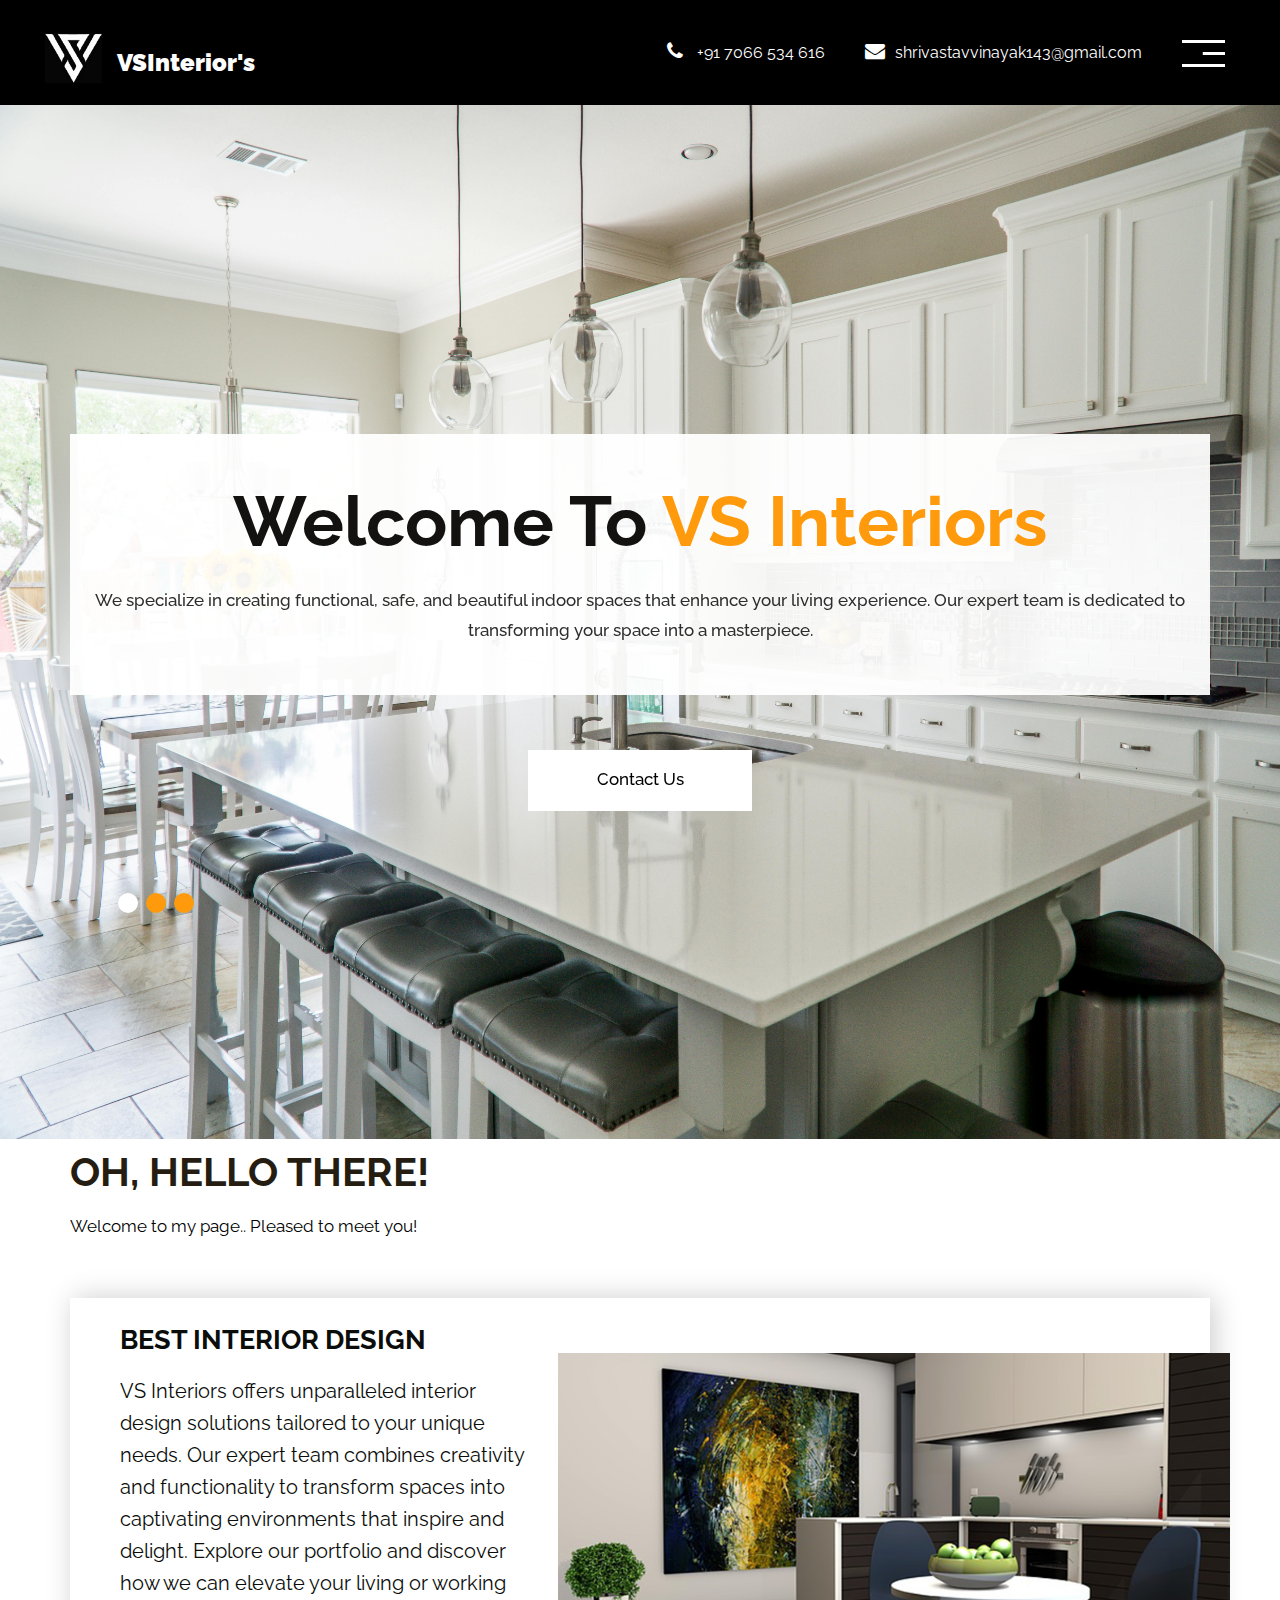
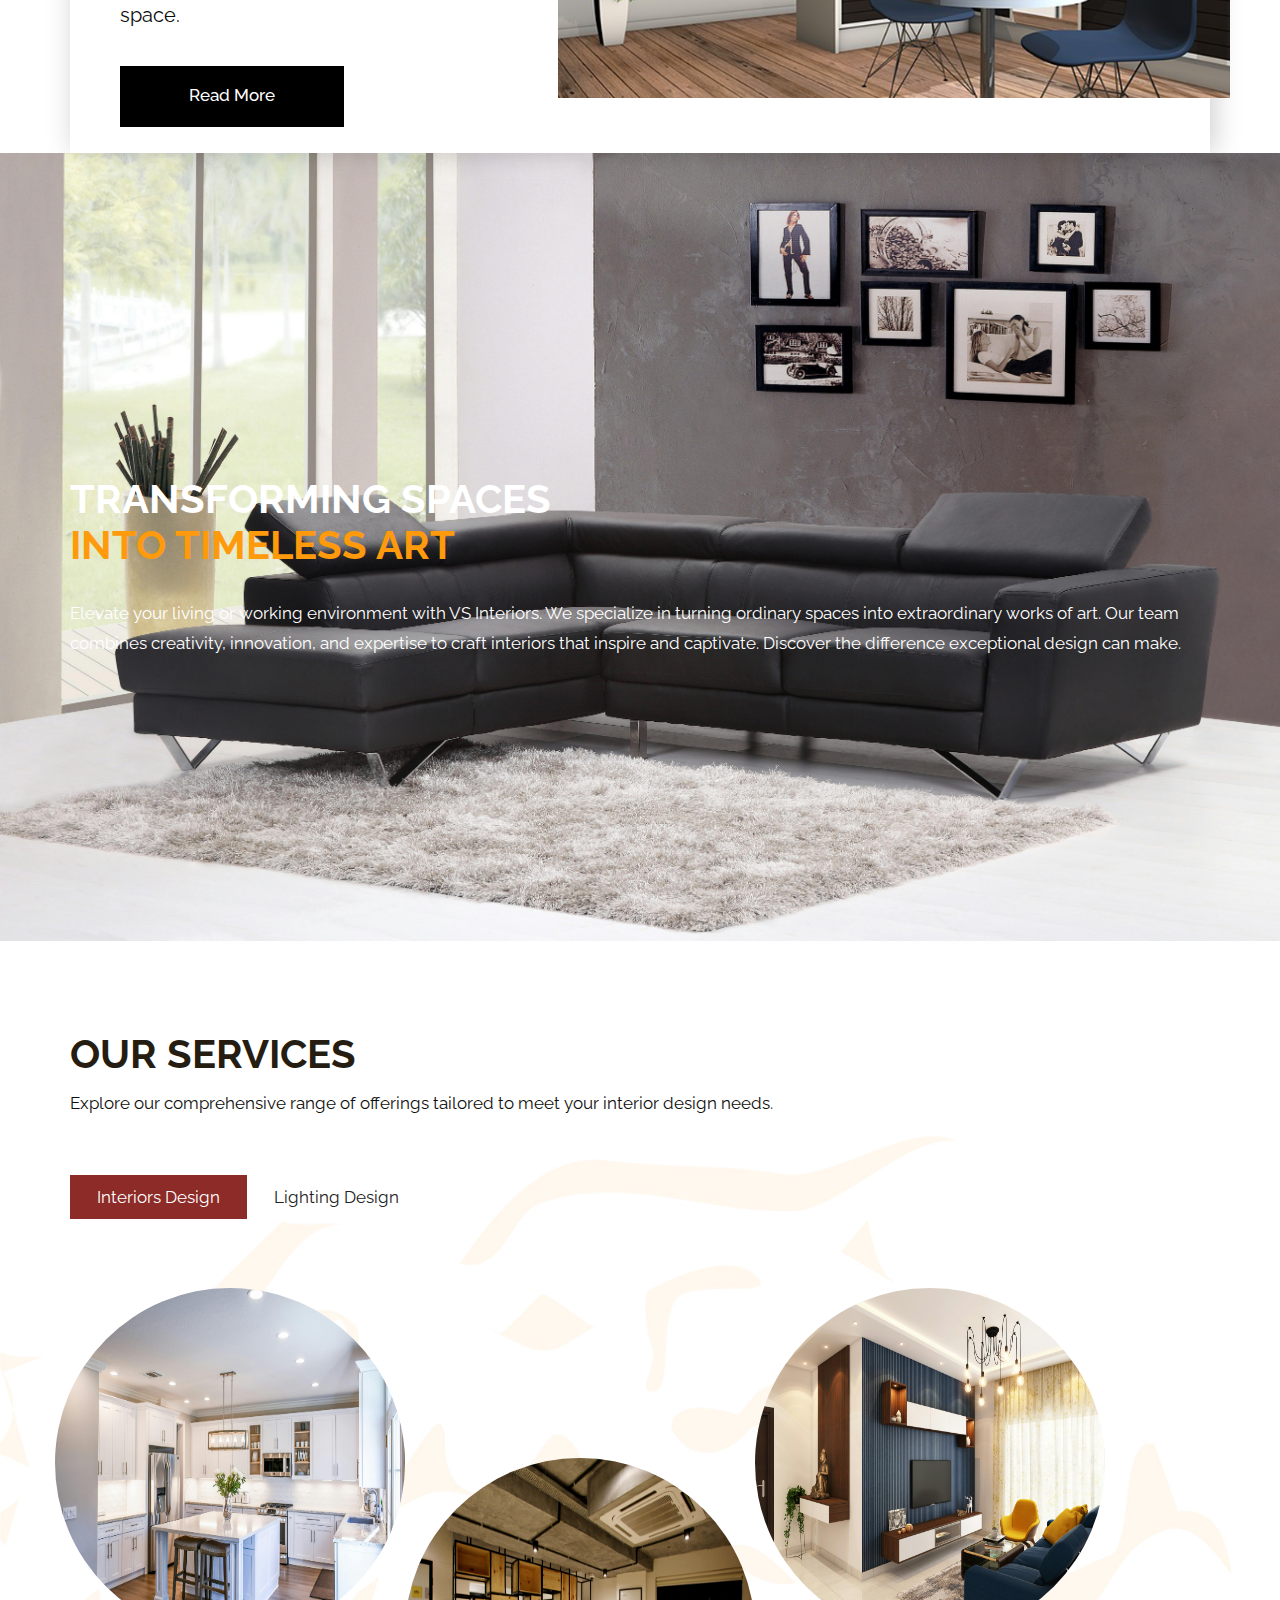
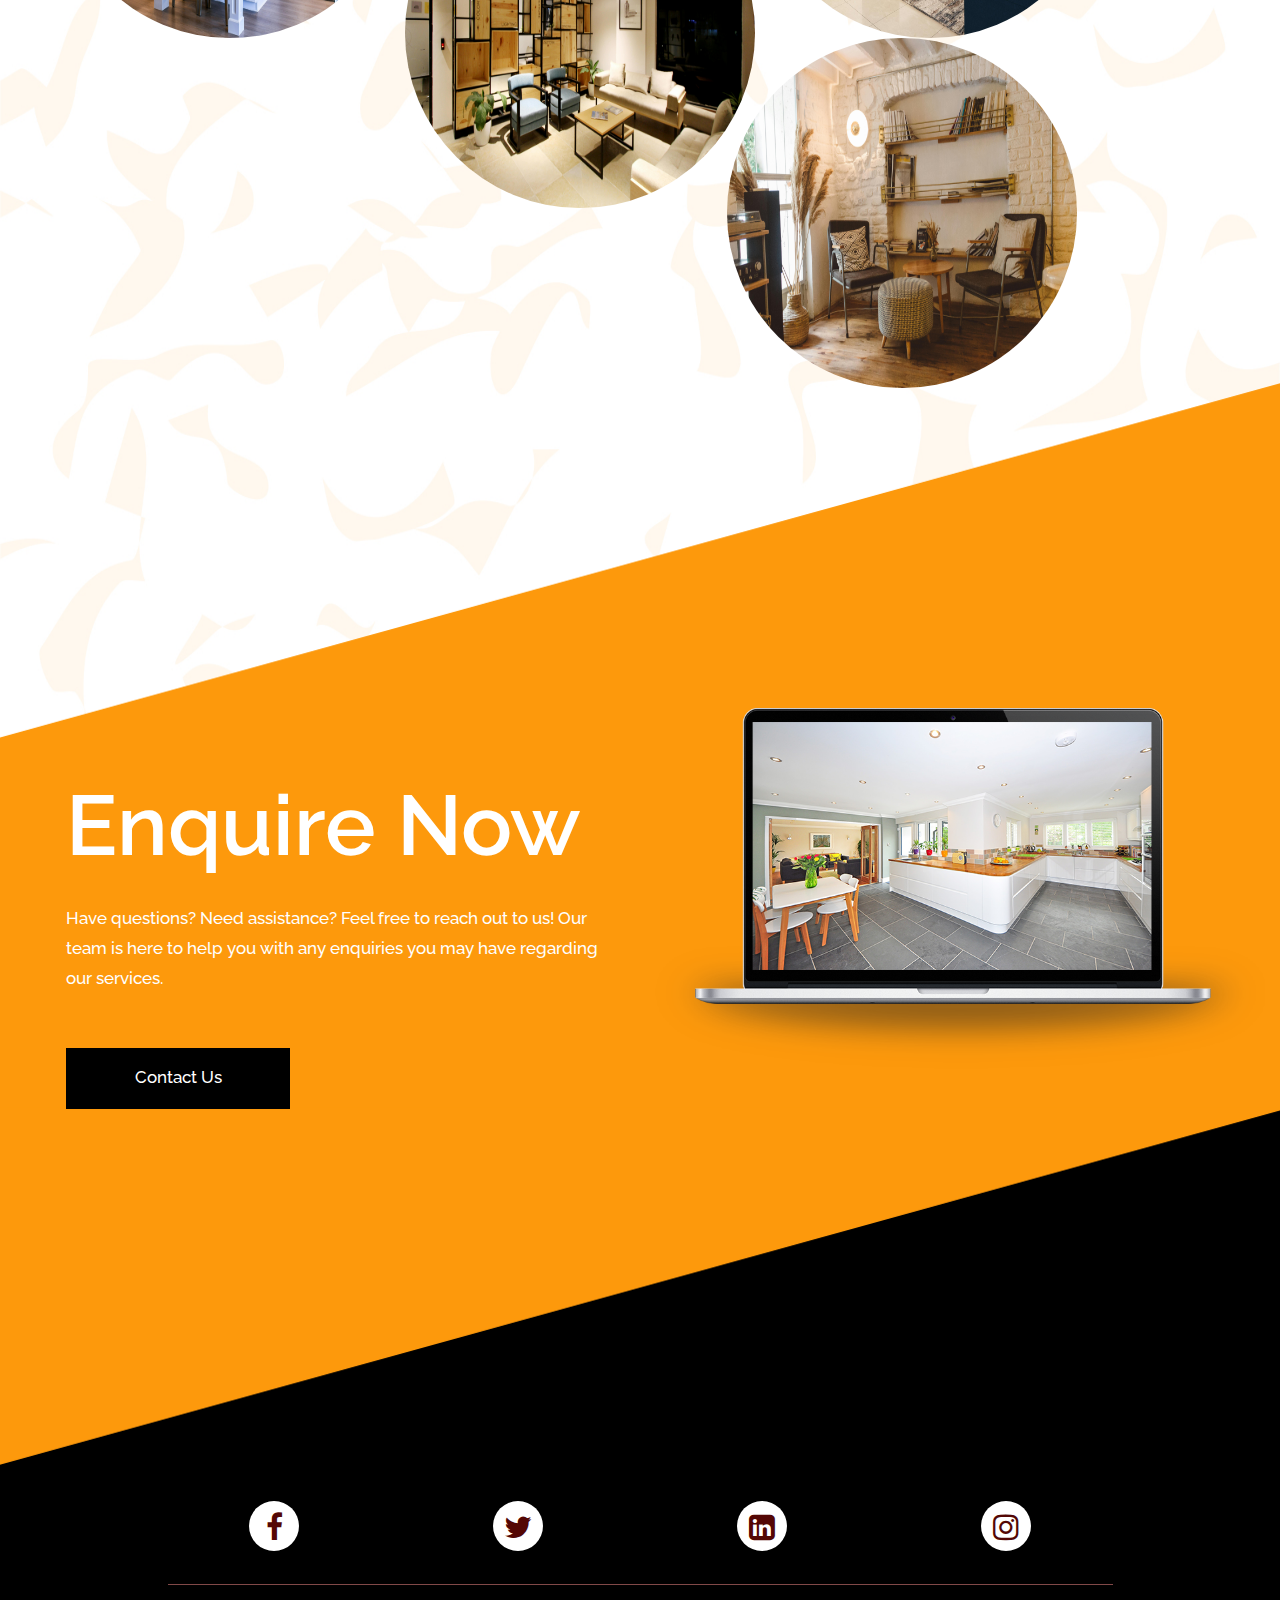
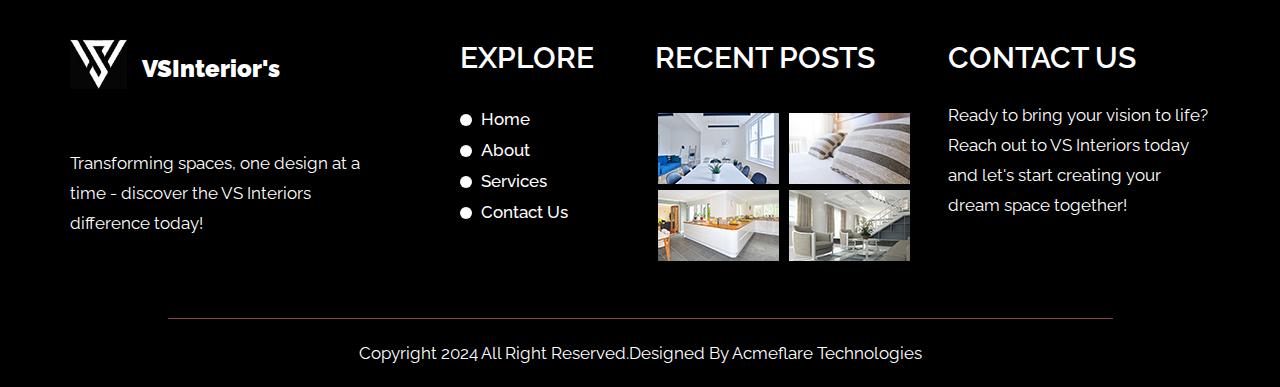
<file: index.html>
<!DOCTYPE html>
<html lang="en">
   <head>
      <!-- basic -->
      <meta charset="utf-8">
      <meta http-equiv="X-UA-Compatible" content="IE=edge">
      <!-- mobile metas -->
      <meta name="viewport" content="width=device-width, initial-scale=1">
      <meta name="viewport" content="initial-scale=1, maximum-scale=1">
      <!-- site metas -->
      <meta name="description" content="Discover the essence of VS Interiors, where passion meets expertise. We specialize in crafting exceptional interior design solutions tailored to your unique preferences.">
      <meta name="keywords" content="VS Interiors, interior design, minimalist design, functionality, aesthetics,Acmeflare Technologies pvt">
      <meta name="author" content="Acmeflare Technologies pvt">
  
      <!-- Title -->
      <title> VS Interiors</title>
  
      <!-- Favicon -->
      <link rel="icon" href="/images/logo/Logo.jpg" type="image/x-icon">
      <!-- bootstrap css -->
      <link rel="stylesheet" href="css/bootstrap.min.css">
      <!-- style css -->
      <link rel="stylesheet" href="css/style.css">
      <!-- responsive-->
      <link rel="stylesheet" href="css/responsive.css">
      <!-- awesome fontfamily -->
      <link rel="stylesheet" href="https://cdnjs.cloudflare.com/ajax/libs/font-awesome/4.7.0/css/font-awesome.min.css">
      <!--[if lt IE 9]>
      <script src="https://oss.maxcdn.com/html5shiv/3.7.3/html5shiv.min.js"></script>
      <script src="https://oss.maxcdn.com/respond/1.4.2/respond.min.js"></script><![endif]-->
   </head>
   <!-- body -->
   <body class="main-layout">
      <!-- loader  -->
      <!-- <div class="loader_bg">
         <div class="loader"><img src="images/loading.gif" alt="" /></div>
      </div> -->
      <!-- end loader -->
      <div id="mySidepanel" class="sidepanel">
         <a href="javascript:void(0)" class="closebtn" onclick="closeNav()">×</a>
         <a href="index.html">Home</a>
         <a href="about.html">About</a>
         <a href="services.html">Services</a>
         <a href="contact.html">Contact</a>
      </div>
      <!-- header -->
      <header style="background-color: rgb(0, 0, 0);">
         <!-- header inner -->
         <div class="head-top" >
            <div class="container-fluid">
               <div class="row">
                  <div class="col-sm-3">
                     <div class="logo"  style="display: flex;">
                        <img class="logoimg" src="/images/logo/Logo.jpg" style="max-height: 50px;" alt="">

                      <h1 class="logoh1" style="display: inline;font-weight: 900;color: white !important; padding: 15px;"
                      > VSInterior's</h1>
                     </div>
                  </div>
                  <div class="col-sm-9">
                     <ul class="email text_align_right">
                        <!-- <li class="d_none"> <i class="fa fa-map-marker" aria-hidden="true"></i>Location</a></li> -->
                        <li class="d_none"><i class="fa fa-phone" aria-hidden="true"></i><a href="tel:+91 7066 534 616"> +91 7066 534 616</a></li>
                        <!-- <li class="d_none"><i class="fa fa-phone" aria-hidden="true"></i><a href="tel:+91 9321 531 614">+91 9321 531 614</a></li> -->
                        <li class="d_none"> <a href="mailto:shrivastavvinayak143@gmail.com"><i class="fa fa-envelope" aria-hidden="true"></i>shrivastavvinayak143@gmail.com</a></li>

                        <li> <button class="openbtn" onclick="openNav()"><img src="images/menu_btn.png"></button></li>
                     </ul>
                  </div>
               </div>
            </div>
         </div>
      </header>
      <!-- end header -->
      <!-- start slider section -->
      <div class="banner_main">
         <div id="myCarousel" class="carousel slide" data-ride="carousel">
             <ol class="carousel-indicators">
                 <li data-target="#myCarousel" data-slide-to="0" class="active"></li>
                 <li data-target="#myCarousel" data-slide-to="1"></li>
                 <li data-target="#myCarousel" data-slide-to="2"></li>
             </ol>
             <div class="carousel-inner">
                 <div class="carousel-item active">
                     <div class="container">
                         <div class="carousel-caption relative">
                             <div class="bg_white">
                                 <h1>Welcome To  <span class="yello">VS Interiors</span></h1>
                                 <p>We specialize in creating functional, safe, and beautiful indoor spaces that enhance your living experience. Our expert team is dedicated to transforming your space into a masterpiece.</p>
                             </div>
                             <a class="read_more ban_btn" href="contact.html"> Contact Us  </a>
                         </div>
                     </div>
                 </div>
                 <div class="carousel-item">
                     <div class="container">
                         <div class="carousel-caption relative">
                             <div class="bg_white">
                                 <h1><span class="yello">Modern Minimalist Design</span></h1>
                                 <p>Experience the elegance and simplicity of modern minimalist design. Let us create a space that exudes sophistication and tranquility, tailored to your unique style.</p>
                             </div>
                             <a class="read_more ban_btn" href="contact.html">Contact Us</a>
                         </div>
                     </div>
                 </div>
                 <div class="carousel-item">
                     <div class="container">
                         <div class="carousel-caption relative">
                             <div class="bg_white">
                                 <h1>Welcome To <span class="yello">Designer's Choice</span></h1>
                                 <p>Discover the artistry and craftsmanship of our designer's choice collection. Elevate your space with exquisite furniture and decor pieces curated to perfection.</p>
                             </div>
                             <a class="read_more ban_btn" href="contact.html"> Contact Us  </a>
                         </div>
                     </div>
                 </div>
             </div>
             <a class="carousel-control-prev" href="#myCarousel" role="button" data-slide="prev">
                 <span class="carousel-control-prev-icon" aria-hidden="true"></span>
                 <span class="sr-only">Previous</span>
             </a>
             <a class="carousel-control-next" href="#myCarousel" role="button" data-slide="next">
                 <span class="carousel-control-next-icon" aria-hidden="true"></span>
                 <span class="sr-only">Next</span>
             </a>
         </div>
     </div>
     
      <!-- end slider section -->
      <!-- six_box-->
      <div id="about" class="about top_layer">
         <div class="container">
            <div class="row">
               <div class="col-sm-12">
                  <div class="titlepage">
                     <h2>Oh, Hello There!</h2>
                     <p>Welcome to my page.. Pleased to
                        meet you!
                        </p>
                  </div>
               </div>
               <div class="col-sm-12">
                  <div class="about_box">
                      <div class="row d_flex">
                          <div class="col-md-5">
                              <div class="about_box_text">
                                  <h3>Best INTERIOR Design</h3>
                                  <p>VS Interiors offers unparalleled interior design solutions tailored to your unique needs. Our expert team combines creativity and functionality to transform spaces into captivating environments that inspire and delight. Explore our portfolio and discover how we can elevate your living or working space.</p>
                                  <a class="read_more" href="Javascript:void(0)">Read More</a>
                              </div>
                          </div>
                          <div class="col-md-7 pppp">
                              <div class="about_box_img">
                                  <figure><img src="images/about_img.png" alt="#" /></figure>
                              </div>
                          </div>
                      </div>
                  </div>
              </div>
              
            </div>
         </div>
      </div>
      <!-- end six_box-->
      <!-- building -->
      <div class="building">
         <div class="container">
             <div class="row">
                 <div class="col-md-12">
                     <div class="titlepage">
                         <h2>TRANSFORMING SPACES <br><span class="yello">INTO TIMELESS ART</span></h2>
                         <p>Elevate your living or working environment with VS Interiors. We specialize in turning ordinary spaces into extraordinary works of art. Our team combines creativity, innovation, and expertise to craft interiors that inspire and captivate. Discover the difference exceptional design can make.</p>
                     </div>
                 </div>
             </div>
         </div>
     </div>
     
      <!-- end building -->
      <!-- services -->
      <div class="services_main">
         <div class="container">
            <div class="row">
               <div class="col-md-12">
                  <div class="titlepage">
                     <h2>Our Services</h2>
                     <span>Explore our comprehensive range of offerings tailored to meet your interior design needs.</span>
                 </div>
                 
               </div>
            </div>
            <div class="row">
               <div class="col-sm-12">
                  <ul class="nav nav-tabs md-tabs border_none" id="myTabMD" role="tablist">
                     <li class="nav-item lisertab">
                        <a class="nav-link servi_tab active" id="home-tab-md" data-toggle="tab" href="#home-md" role="tab" aria-controls="home-md"
                           aria-selected="true">Interiors Design</a>
                     </li>
                     <li class="nav-item lisertab">
                        <a class="nav-link servi_tab" id="profile-tab-md" data-toggle="tab" href="#profile-md" role="tab" aria-controls="profile-md"
                           aria-selected="false">Lighting Design</a>
                     </li>
                     <!-- <li class="nav-item lisertab">
                        <a class="nav-link servi_tab" id="contact-tab-md" data-toggle="tab" href="#contact-md" role="tab" aria-controls="contact-md"
                           aria-selected="false">SPACE ADAPTATION</a>
                     </li> -->
                  </ul>
                  <div class="tab-content card back_bg alignimges" id="myTabContentMD">
                     <div class="tab-pane fade show active" id="home-md" role="tabpanel" aria-labelledby="home-tab-md">
                        <div class="row">
                           <div class="col-md-4 col-sm-6 padding_0 margin_right20">
                              <div class="services roundImg" >
                                 <div class="services_img" >
                                    <figure ><img  class="roundImg"
                                        src="images/interior/1.jpg" alt="#" />  </figure>
                                    <div class="ho_dist">
                                       <span>Modern
Minimalist</span>
                                    </div>
                                 </div>
                              </div>
                           </div>
                           <div class="col-md-4 col-sm-6 padding_0 margin_top70p margin_right20 margin_left20">
                              <div class="services roundImg">
                                 <div class="services_img">
                                    <figure><img class="roundImg" src="images/interior/2.jpg" alt="#" />  </figure>
                                    <div class="ho_dist">
                                       <span>Modern
Minimalist</span>
                                    </div>
                                 </div>
                              </div>
                           </div>
                           <div class="col-md-4 col-sm-6 padding_0 margin_left20">
                              <div class="services roundImg">
                                 <div class="services_img">
                                    <figure><img class="roundImg" src="images/interior/3.jpg" alt="#" />  </figure>
                                    <div class="ho_dist">
                                       <span>Modern
Minimalist</span>
                                    </div>
                                 </div>
                              </div>
                           </div>
                           <div class="col-md-4 offset-md-8 col-sm-6 padding_0 margin_top170">
                              <div class="services margin_left60 roundImg">
                                 <div class="services_img">
                                    <figure><img class="roundImg" src="images/interior/4.jpg" alt="#" />  </figure>
                                    <div class="ho_dist">
                                       <span>Modern
Minimalist</span>
                                    </div>
                                 </div>
                              </div>
                           </div>
                           <!-- <div class="col-sm-6 margin_top40">
                              <a class="read_more " href="Javascript:void(0)">Read More</a>
                           </div> -->
                        </div>
                     </div>
                     <!--  -->
                     <div class="tab-pane fade alignimges" id="profile-md" role="tabpanel" aria-labelledby="profile-tab-md">
                        <div class="row">
                           <div class="col-md-4 col-sm-6 padding_0 margin_right20">
                              <div class="services roundImg">
                                 <div class="services_img">
                                    <figure><img class="roundImg " src="images/service_img3.png" alt="#" />  </figure>
                                    <div class="ho_dist">
                                       <span>Best Lighting</span>
                                    </div>
                                 </div>
                              </div>
                           </div>
                           <div class="col-md-4 col-sm-6 padding_0 margin_top70p margin_right20 margin_left20">
                              <div class="services roundImg">
                                 <div class="services_img">
                                    <figure><img class="roundImg" src="images/lightings/1.jpg" alt="#" />  </figure>
                                    <div class="ho_dist">
                                       <span>Best Lighting</span>
                                    </div>
                                 </div>
                              </div>
                           </div>
                           <div class="col-md-4 col-sm-6 padding_0 margin_left20">
                              <div class="services roundImg">
                                 <div class="services_img ">
                                    <figure><img class="roundImg" src="images/lightings/2.jpg" alt="#" />  </figure>
                                    <div class="ho_dist">
                                       <span>Best Lighting</span>
                                    </div>
                                 </div>
                              </div>
                           </div>
                           <div class="col-md-4 offset-md-8 col-sm-6 padding_0 margin_top170">
                              <div class="services margin_left60 roundImg">
                                 <div class="services_img">
                                    <figure><img class="roundImg" src="images/lightings/3.jpg" alt="#" />  </figure>
                                    <div class="ho_dist">
                                       <span>Best Lighting</span>
                                    </div>
                                 </div>
                              </div>
                           </div>
                           <!-- <div class="col-sm-6 margin_top40">
                              <a class="read_more " href="Javascript:void(0)">Read More</a>
                           </div> -->
                        </div>
                     </div>
                     <!-- <div class="tab-pane fade" id="contact-md" role="tabpanel" aria-labelledby="contact-tab-md">
                        <div class="row">
                           <div class="col-md-4 col-sm-6 padding_0 margin_right20">
                              <div class="services">
                                 <div class="services_img">
                                    <figure><img src="images/service_img4.png" alt="#" />  </figure>
                                    <div class="ho_dist">
                                       <span>Reader will be distracted</span>
                                    </div>
                                 </div>
                              </div>
                           </div>
                           <div class="col-md-4 col-sm-6 padding_0 margin_top70p margin_right20 margin_left20">
                              <div class="services">
                                 <div class="services_img">
                                    <figure><img src="images/service_img2.png" alt="#" />  </figure>
                                    <div class="ho_dist">
                                       <span>Reader will be distracted</span>
                                    </div>
                                 </div>
                              </div>
                           </div>
                           <div class="col-md-4 col-sm-6 padding_0 margin_left20">
                              <div class="services">
                                 <div class="services_img">
                                    <figure><img src="images/service_img1.png" alt="#" />  </figure>
                                    <div class="ho_dist">
                                       <span>Reader will be distracted</span>
                                    </div>
                                 </div>
                              </div>
                           </div>
                           <div class="col-md-4 offset-md-8 col-sm-6 padding_0 margin_top170">
                              <div class="services margin_left60">
                                 <div class="services_img">
                                    <figure><img src="images/service_img3.png" alt="#" />  </figure>
                                    <div class="ho_dist">
                                       <span>Reader will be distracted</span>
                                    </div>
                                 </div>
                              </div>
                           </div>
                           <div class="col-sm-6 margin_top40">
                              <a class="read_more " href="Javascript:void(0)">Read More</a>
                           </div>
                        </div>
                     </div> -->
                  </div>
               </div>
            </div>
         </div>
      </div>
      <!-- end services -->
      <!-- instant -->
      <div class="instant">
         <div class="container-fluid">
             <div class="row">
                 <div class="col-md-6">
                     <div class="titlepage text_align_left">
                         <h2>Enquire Now</h2>
                         <p>Have questions? Need assistance? Feel free to reach out to us! Our team is here to help you with any enquiries you may have regarding our services.</p>
                         <a class="read_more" href="Javascript:void(0)">Contact Us</a>
                     </div>
                 </div>
                 <div class="col-md-6">
                     <div class="instant_img">
                         <figure><img src="images/pc.png" alt="#"/></figure>
                     </div>
                 </div>
             </div>
         </div>
     </div>
     
      <!-- end instant -->
      <!-- footer -->
      <footer >
         <div class="footer" style="background-color: black !important;">
            <div class="container" >
               <div class="row">
                  <div class="col-md-10 offset-md-1">
                     <ul class="social_icon text_align_center">
                        <li> <a href="#"><i class="fa fa-facebook-f"></i></a></li>
                        <li> <a href="#"><i class="fa fa-twitter"></i></a></li>
                        <li> <a href="#"><i class="fa fa-linkedin-square" aria-hidden="true"></i></a></li>
                        <li> <a href="#"><i class="fa fa-instagram" aria-hidden="true"></i></a></li>
                     </ul>
                  </div>
                  <div class="col-md-4 col-sm-6">
                     <div class="reader">
                        <!-- <a href="index.html"><img src="images/logo_footer.png" alt="#"/></a> -->
                        <div class="logo"  style="display: flex;">
                           <img class="logoimg" src="/images/logo/Logo.jpg" style="max-height: 50px;" alt="">
   
                         <h1 class="logoh1" style="display: inline;font-weight: 900;color: white !important; padding: 15px;"
                         > VSInterior's</h1>
                        </div>
                        <br>
                        <p class="padd_flet40" style="margin-top: 0px !important;">
                           Transforming spaces, one design at a time - discover the VS Interiors difference today!        
</p>
                     </div>
                  </div>
                  <div class="col-md-2 col-sm-6">
                     <div class="reader">
                        <h3>Explore</h3>
                        <ul class="xple_menu">
                           <li><a href="index.html">Home</a></li>
                           <li><a href="about.html">About</a></li>
                           <li><a href="services.html">Services</a></li>
                           <li><a href="contact.html">Contact Us</a></li>
                        </ul>
                     </div>
                  </div>
                  <div class="col-md-3 col-sm-6">
                     <div class="reader">
                        <h3>Recent Posts</h3>
                        <ul class="re_post">
                           <li><img src="images/re_img1.jpg" alt="#"/></li>
                           <li><img src="images/re_img2.jpg" alt="#"/></li>
                           <li><img src="images/re_img3.jpg" alt="#"/></li>
                           <li><img src="images/re_img4.jpg" alt="#"/></li>
                        </ul>
                     </div>
                  </div>
                  <div class="col-md-3 col-sm-6">
                     <div class="reader">
                        <h3>Contact Us</h3>
                        <p>
                           Ready to bring your vision to life? Reach out to VS Interiors today and let's start creating your dream space together!                         </p>
                     </div>
                  </div>
               </div>
            </div>
            <div class="copyright text_align_center">
               <div class="container">
                  <div class="row">
                     <div class="col-md-10 offset-md-1">
                        <p>Copyright 2024 All Right Reserved.Designed By <a href="https://www.acmeflare.in/"> Acmeflare Technologies</a></p>
                     </div>
                  </div>
               </div>
            </div>
         </div>
      </footer>
      <!-- end footer -->
      <!-- Javascript files-->
      <script src="js/jquery.min.js"></script>
      <script src="js/bootstrap.bundle.min.js"></script>
      <script src="js/custom.js"></script>
      <script src="js/jquery-3.0.0.min.js"></script>
   </body>
</html>
</file>
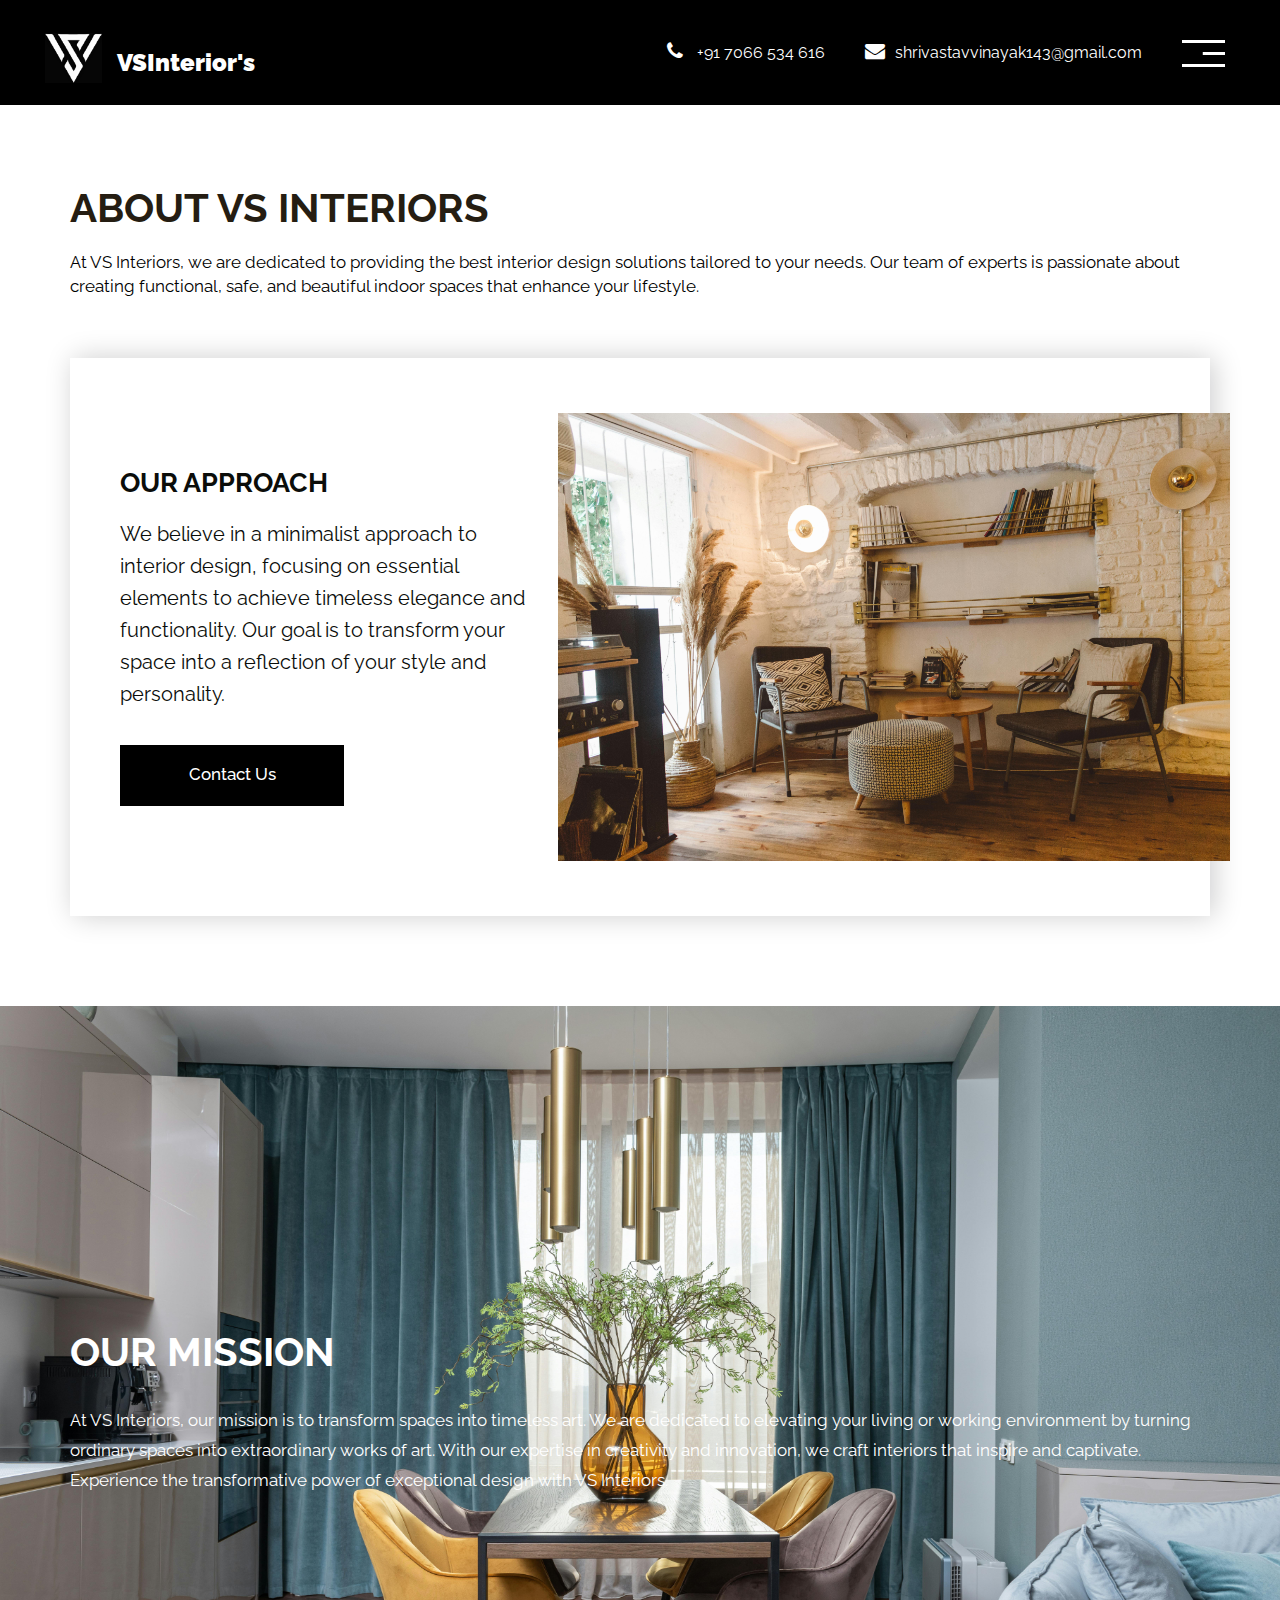
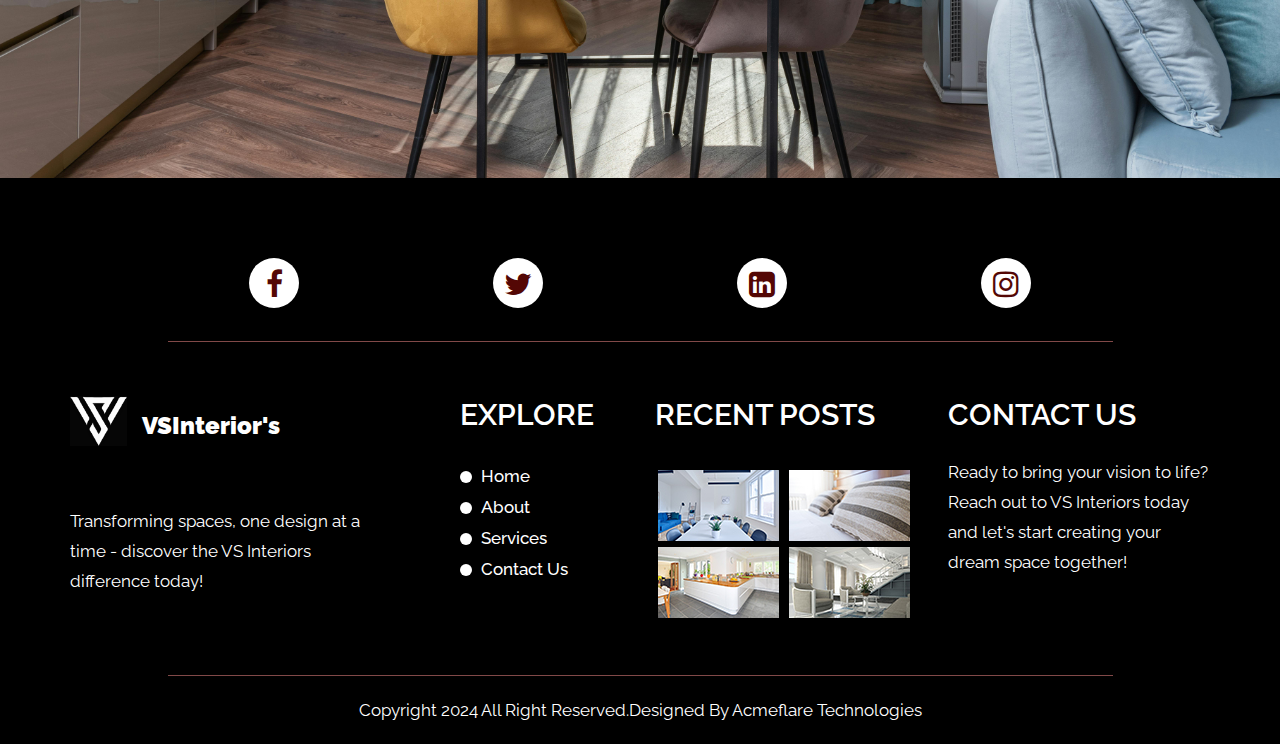
<file: about.html>
<!DOCTYPE html>
<html lang="en">
   <head>
      <!-- basic -->
      <meta charset="utf-8">
      <meta http-equiv="X-UA-Compatible" content="IE=edge">
      <!-- mobile metas -->
      <meta name="viewport" content="width=device-width, initial-scale=1">
      <meta name="viewport" content="initial-scale=1, maximum-scale=1">
      <!-- site metas -->
      <meta name="viewport" content="width=device-width, initial-scale=1">
      <meta name="viewport" content="initial-scale=1, maximum-scale=1">
      <!-- site metas -->
      <meta name="description" content="Discover the essence of VS Interiors, where passion meets expertise. We specialize in crafting exceptional interior design solutions tailored to your unique preferences.">
      <meta name="keywords" content="VS Interiors, interior design, minimalist design, functionality, aesthetics,Acmeflare Technologies pvt">
      <meta name="author" content="Acmeflare Technologies pvt">
  
      <!-- Title -->
      <title> VS Interiors</title>
  
      <!-- Favicon -->
      <link rel="icon" href="/images/logo/Logo.jpg" type="image/x-icon">
      <!-- bootstrap css -->
      <link rel="stylesheet" href="css/bootstrap.min.css">
      <!-- style css -->
      <link rel="stylesheet" href="css/style.css">
      <!-- responsive-->
      <link rel="stylesheet" href="css/responsive.css">
      <!-- awesome fontfamily -->
      <link rel="stylesheet" href="https://cdnjs.cloudflare.com/ajax/libs/font-awesome/4.7.0/css/font-awesome.min.css">
      <!--[if lt IE 9]>
      <script src="https://oss.maxcdn.com/html5shiv/3.7.3/html5shiv.min.js"></script>
      <script src="https://oss.maxcdn.com/respond/1.4.2/respond.min.js"></script><![endif]-->
   </head>
   <!-- body -->
   <body class="main-layout inner_page">
      <!-- loader  -->
      <!-- <div class="loader_bg">
         <div class="loader"><img src="images/loading.gif" alt="" /></div>
      </div> -->
      <!-- end loader -->
      <div id="mySidepanel" class="sidepanel">
         <a href="javascript:void(0)" class="closebtn" onclick="closeNav()">×</a>
         <a href="index.html">Home</a>
         <a href="about.html">About</a>
         <a href="services.html">Services</a>
         <a href="contact.html">Contact</a>
      </div>
      <!-- header -->
      <header style="background-color: rgb(0, 0, 0);">
         <!-- header inner -->
         <div class="head-top" >
            <div class="container-fluid">
               <div class="row">
                  <div class="col-sm-3">
                     <div class="logo"  style="display: flex;">
                        <img class="logoimg" src="/images/logo/Logo.jpg" style="max-height: 50px;" alt="">

                      <h1 class="logoh1" style="display: inline;font-weight: 900;color: white !important; padding: 15px;"
                      > VSInterior's</h1>
                     </div>
                  </div>
                  <div class="col-sm-9">
                     <ul class="email text_align_right">
                        <!-- <li class="d_none"> <i class="fa fa-map-marker" aria-hidden="true"></i>Location</a></li> -->
                        <li class="d_none"><i class="fa fa-phone" aria-hidden="true"></i><a href="tel:+91 7066 534 616"> +91 7066 534 616</a></li>
                        <!-- <li class="d_none"><i class="fa fa-phone" aria-hidden="true"></i><a href="tel:+91 9321 531 614">+91 9321 531 614</a></li> -->
                        <li class="d_none"> <a href="mailto:shrivastavvinayak143@gmail.com"><i class="fa fa-envelope" aria-hidden="true"></i>shrivastavvinayak143@gmail.com</a></li>

                        <li> <button class="openbtn" onclick="openNav()"><img src="images/menu_btn.png"></button></li>
                     </ul>
                  </div>
               </div>
            </div>
         </div>
      </header>
      <!-- end header -->
    
      <!-- about-->
      <div class="about">
         <div class="container">
             <div class="row">
                 <div class="col-sm-12">
                     <div class="titlepage">
                         <h2>About VS Interiors</h2>
                         <p>At VS Interiors, we are dedicated to providing the best interior design solutions tailored to your needs. Our team of experts is passionate about creating functional, safe, and beautiful indoor spaces that enhance your lifestyle.</p>
                     </div>
                 </div>
                 <div class="col-sm-12">
                     <div class="about_box">
                         <div class="row d_flex">
                             <div class="col-md-5">
                                 <div class="about_box_text">
                                     <h3>Our Approach</h3>
                                     <p>We believe in a minimalist approach to interior design, focusing on essential elements to achieve timeless elegance and functionality. Our goal is to transform your space into a reflection of your style and personality.</p>
                                     <a class="read_more" href="contact.html">Contact Us</a>
                                 </div>
                             </div>
                             <div class="col-md-7 pppp">
                                 <div class="about_box_img">
                                     <figure><img src="images/gallery/1.jpg" alt="About Us Image" /></figure>
                                 </div>
                             </div>
                         </div>
                     </div>
                 </div>
             </div>
         </div>
     </div>
     <!--  -->
     <div class="building " style="background-image: url('/images/gallery/about1.jpg');">
      <div class="container">
          <div class="row">
              <div class="col-md-12">
                  <div class="titlepage">
                      <h2>Our Mission</h2>
                      <p>At VS Interiors, our mission is to transform spaces into timeless art. We are dedicated to elevating your living or working environment by turning ordinary spaces into extraordinary works of art. With our expertise in creativity and innovation, we craft interiors that inspire and captivate. Experience the transformative power of exceptional design with VS Interiors.</p>
                  </div>
              </div>
          </div>
      </div>
  </div>
  
     <!--  -->
     
      <!-- end about-->

      <!-- footer -->
      <footer >
         <div class="footer" style="background-color: black !important;">
            <div class="container" >
               <div class="row">
                  <div class="col-md-10 offset-md-1">
                     <ul class="social_icon text_align_center">
                        <li> <a href="#"><i class="fa fa-facebook-f"></i></a></li>
                        <li> <a href="#"><i class="fa fa-twitter"></i></a></li>
                        <li> <a href="#"><i class="fa fa-linkedin-square" aria-hidden="true"></i></a></li>
                        <li> <a href="#"><i class="fa fa-instagram" aria-hidden="true"></i></a></li>
                     </ul>
                  </div>
                  <div class="col-md-4 col-sm-6">
                     <div class="reader">
                        <!-- <a href="index.html"><img src="images/logo_footer.png" alt="#"/></a> -->
                        <div class="logo"  style="display: flex;">
                           <img class="logoimg" src="/images/logo/Logo.jpg" style="max-height: 50px;" alt="">
   
                         <h1 class="logoh1" style="display: inline;font-weight: 900;color: white !important; padding: 15px;"
                         > VSInterior's</h1>
                        </div>
                        <br>
                        <p class="padd_flet40" style="margin-top: 0px !important;">
                           Transforming spaces, one design at a time - discover the VS Interiors difference today!        
</p>
                     </div>
                  </div>
                  <div class="col-md-2 col-sm-6">
                     <div class="reader">
                        <h3>Explore</h3>
                        <ul class="xple_menu">
                           <li><a href="index.html">Home</a></li>
                           <li><a href="about.html">About</a></li>
                           <li><a href="services.html">Services</a></li>
                           <li><a href="contact.html">Contact Us</a></li>
                        </ul>
                     </div>
                  </div>
                  <div class="col-md-3 col-sm-6">
                     <div class="reader">
                        <h3>Recent Posts</h3>
                        <ul class="re_post">
                           <li><img src="images/re_img1.jpg" alt="#"/></li>
                           <li><img src="images/re_img2.jpg" alt="#"/></li>
                           <li><img src="images/re_img3.jpg" alt="#"/></li>
                           <li><img src="images/re_img4.jpg" alt="#"/></li>
                        </ul>
                     </div>
                  </div>
                  <div class="col-md-3 col-sm-6">
                     <div class="reader">
                        <h3>Contact Us</h3>
                        <p>
                           Ready to bring your vision to life? Reach out to VS Interiors today and let's start creating your dream space together!                         </p>
                     </div>
                  </div>
               </div>
            </div>
            <div class="copyright text_align_center">
               <div class="container">
                  <div class="row">
                     <div class="col-md-10 offset-md-1">
                        <p>Copyright 2024 All Right Reserved.Designed By <a href="https://www.acmeflare.in/"> Acmeflare Technologies</a></p>
                     </div>
                  </div>
               </div>
            </div>
         </div>
      </footer>
      <!-- end footer -->
      <!-- Javascript files-->
      <script src="js/jquery.min.js"></script>
      <script src="js/bootstrap.bundle.min.js"></script>
      <script src="js/custom.js"></script>
      <script src="js/jquery-3.0.0.min.js"></script>
   </body>
</html>
</file>
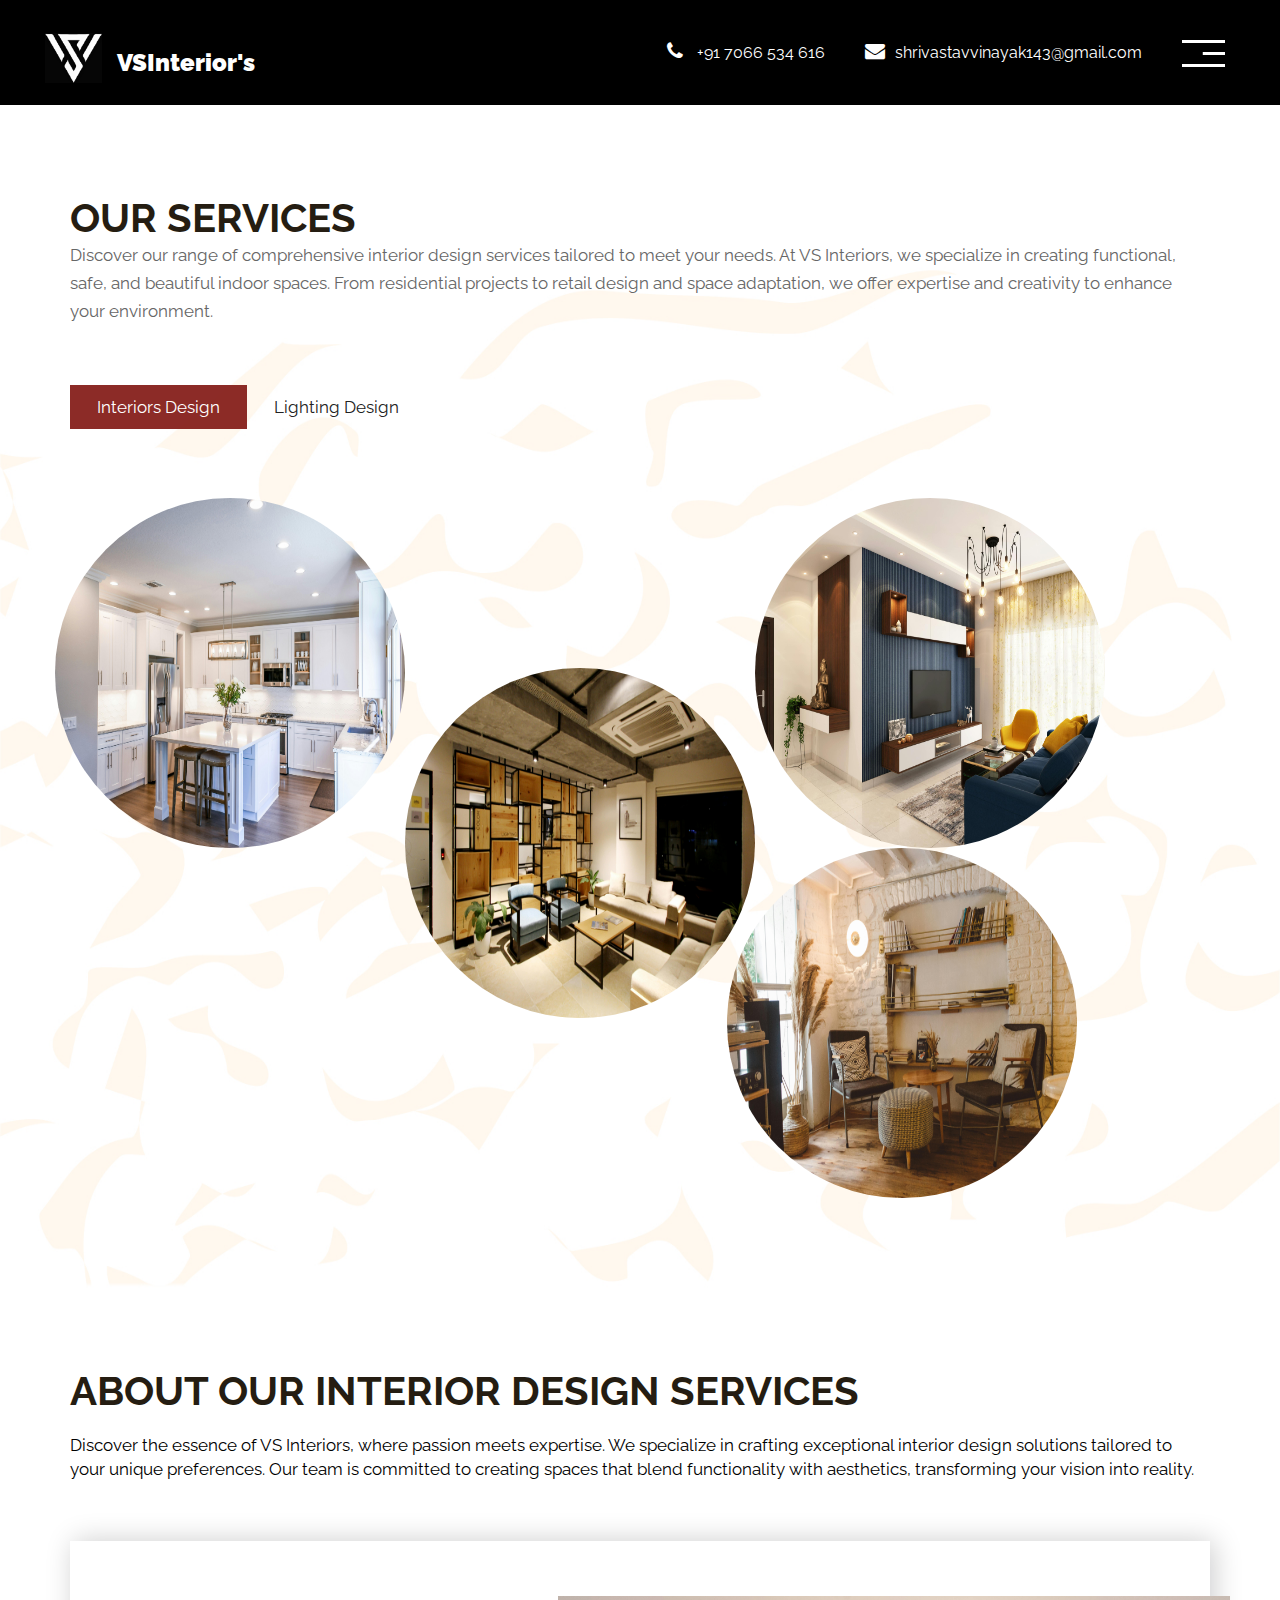
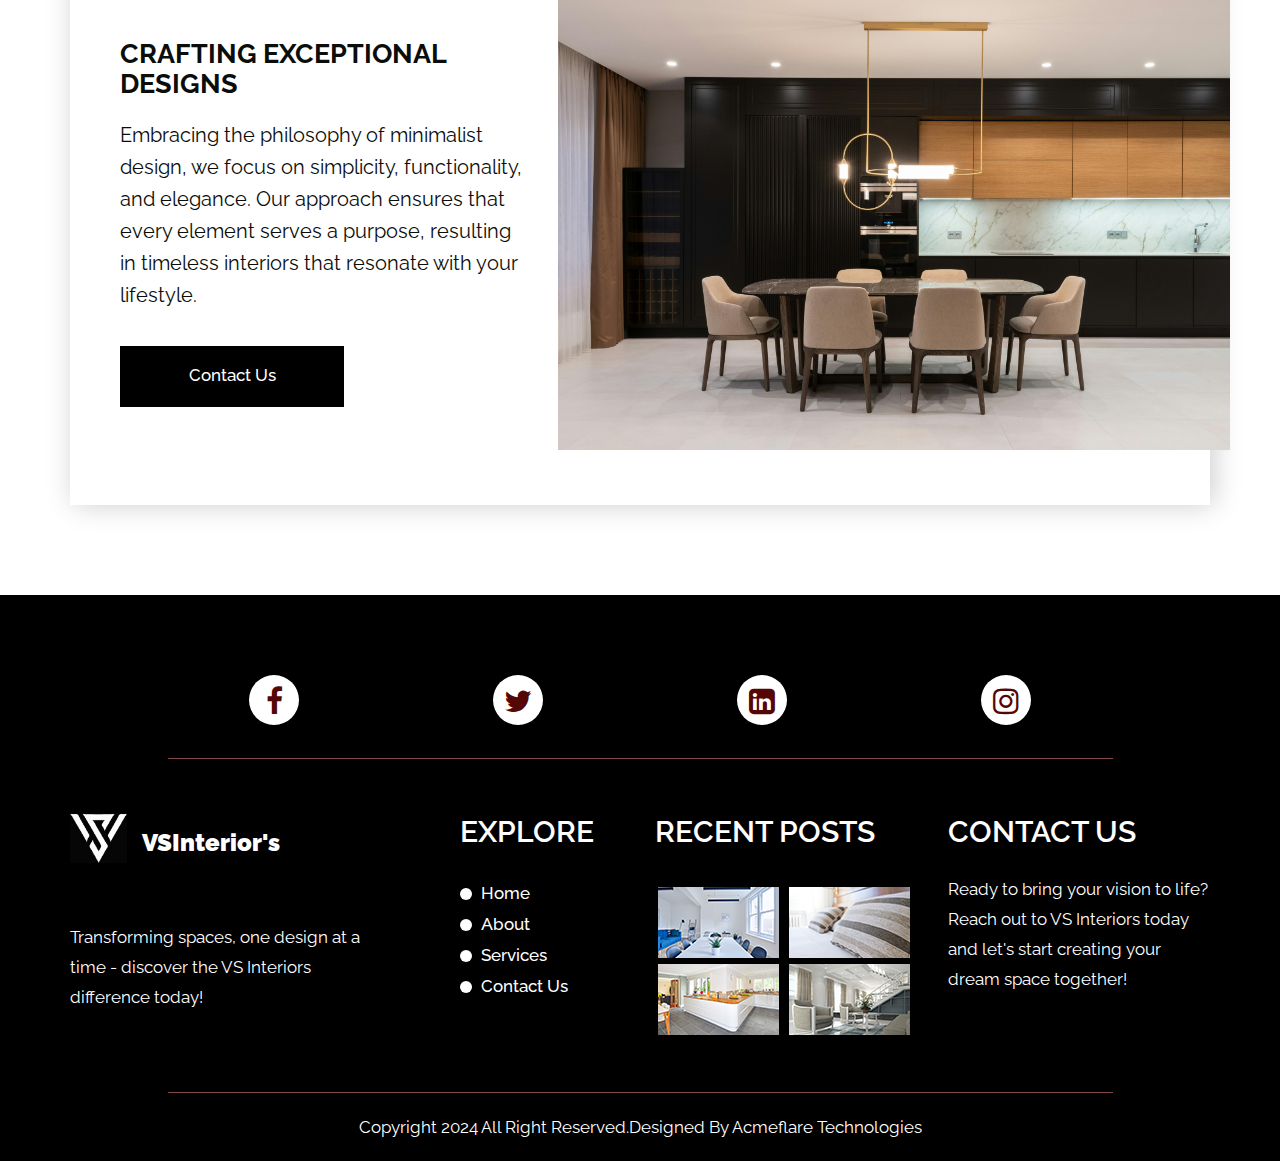
<file: services.html>
<!DOCTYPE html>
<html lang="en">
   <head>
      <!-- basic -->
      <meta charset="utf-8">
      <meta http-equiv="X-UA-Compatible" content="IE=edge">
      <!-- mobile metas -->
      <meta name="viewport" content="width=device-width, initial-scale=1">
      <meta name="viewport" content="initial-scale=1, maximum-scale=1">
      <!-- site metas -->
      <meta name="viewport" content="width=device-width, initial-scale=1">
      <meta name="viewport" content="initial-scale=1, maximum-scale=1">
      <!-- site metas -->
      <meta name="description" content="Discover the essence of VS Interiors, where passion meets expertise. We specialize in crafting exceptional interior design solutions tailored to your unique preferences.">
      <meta name="keywords" content="VS Interiors, interior design, minimalist design, functionality, aesthetics,Acmeflare Technologies pvt">
      <meta name="author" content="Acmeflare Technologies pvt">
  
      <!-- Title -->
      <title> VS Interiors</title>
  
      <!-- Favicon -->
      <link rel="icon" href="/images/logo/Logo.jpg" type="image/x-icon">
      <!-- bootstrap css -->
      <link rel="stylesheet" href="css/bootstrap.min.css">
      <!-- style css -->
      <link rel="stylesheet" href="css/style.css">
      <!-- responsive-->
      <link rel="stylesheet" href="css/responsive.css">
      <!-- awesome fontfamily -->
      <link rel="stylesheet" href="https://cdnjs.cloudflare.com/ajax/libs/font-awesome/4.7.0/css/font-awesome.min.css">
      <!--[if lt IE 9]>
      <script src="https://oss.maxcdn.com/html5shiv/3.7.3/html5shiv.min.js"></script>
      <script src="https://oss.maxcdn.com/respond/1.4.2/respond.min.js"></script><![endif]-->
   </head>
   <!-- body -->
   <body class="main-layout inner_page">
      <!-- loader  -->
      <!-- <div class="loader_bg">
         <div class="loader"><img src="images/loading.gif" alt="" /></div>
      </div> -->
      <!-- end loader -->
      <div id="mySidepanel" class="sidepanel">
         <a href="javascript:void(0)" class="closebtn" onclick="closeNav()">×</a>
         <a href="index.html">Home</a>
         <a href="about.html">About</a>
         <a href="services.html">Services</a>
         <a href="contact.html">Contact</a>
      </div>
      <!-- header -->
      <header style="background-color: rgb(0, 0, 0);">
         <!-- header inner -->
         <div class="head-top" >
            <div class="container-fluid">
               <div class="row">
                  <div class="col-sm-3">
                     <div class="logo"  style="display: flex;">
                        <img class="logoimg" src="/images/logo/Logo.jpg" style="max-height: 50px;" alt="">

                      <h1 class="logoh1" style="display: inline;font-weight: 900;color: white !important; padding: 15px;"
                      > VSInterior's</h1>
                     </div>
                  </div>
                  <div class="col-sm-9">
                     <ul class="email text_align_right">
                        <!-- <li class="d_none"> <i class="fa fa-map-marker" aria-hidden="true"></i>Location</a></li> -->
                        <li class="d_none"><i class="fa fa-phone" aria-hidden="true"></i><a href="tel:+91 7066 534 616"> +91 7066 534 616</a></li>
                        <!-- <li class="d_none"><i class="fa fa-phone" aria-hidden="true"></i><a href="tel:+91 9321 531 614">+91 9321 531 614</a></li> -->
                        <li class="d_none"> <a href="mailto:shrivastavvinayak143@gmail.com"><i class="fa fa-envelope" aria-hidden="true"></i>shrivastavvinayak143@gmail.com</a></li>

                        <li> <button class="openbtn" onclick="openNav()"><img src="images/menu_btn.png"></button></li>
                     </ul>
                  </div>
               </div>
            </div>
         </div>
      </header>
      <!-- end header -->
     
      <!-- services -->
      <div class="services_main">
         <div class="container">
            <div class="row">
               <div class="col-md-12">
                  <div class="titlepage">
                      <h2>Our Services</h2>
                      <p>Discover our range of comprehensive interior design services tailored to meet your needs. At VS Interiors, we specialize in creating functional, safe, and beautiful indoor spaces. From residential projects to retail design and space adaptation, we offer expertise and creativity to enhance your environment.</p>
                  </div>
              </div>
              
            </div>
            <div class="row">
               <div class="col-sm-12">
                  <ul class="nav nav-tabs md-tabs border_none" id="myTabMD" role="tablist">
                     <li class="nav-item lisertab">
                        <a class="nav-link servi_tab active" id="home-tab-md" data-toggle="tab" href="#home-md" role="tab" aria-controls="home-md"
                           aria-selected="true">Interiors Design</a>
                     </li>
                     <li class="nav-item lisertab">
                        <a class="nav-link servi_tab" id="profile-tab-md" data-toggle="tab" href="#profile-md" role="tab" aria-controls="profile-md"
                           aria-selected="false">Lighting Design</a>
                     </li>
                     <!-- <li class="nav-item lisertab">
                        <a class="nav-link servi_tab" id="contact-tab-md" data-toggle="tab" href="#contact-md" role="tab" aria-controls="contact-md"
                           aria-selected="false">SPACE ADAPTATION</a>
                     </li> -->
                  </ul>
                  <div class="tab-content card back_bg alignimges" id="myTabContentMD">
                     <div class="tab-pane fade show active" id="home-md" role="tabpanel" aria-labelledby="home-tab-md">
                        <div class="row">
                           <div class="col-md-4 col-sm-6 padding_0 margin_right20">
                              <div class="services roundImg" >
                                 <div class="services_img" >
                                    <figure ><img  class="roundImg"
                                        src="images/interior/1.jpg" alt="#" />  </figure>
                                    <div class="ho_dist">
                                       <span>Modern
Minimalist</span>
                                    </div>
                                 </div>
                              </div>
                           </div>
                           <div class="col-md-4 col-sm-6 padding_0 margin_top70p margin_right20 margin_left20">
                              <div class="services roundImg">
                                 <div class="services_img">
                                    <figure><img class="roundImg" src="images/interior/2.jpg" alt="#" />  </figure>
                                    <div class="ho_dist">
                                       <span>Modern
Minimalist</span>
                                    </div>
                                 </div>
                              </div>
                           </div>
                           <div class="col-md-4 col-sm-6 padding_0 margin_left20">
                              <div class="services roundImg">
                                 <div class="services_img">
                                    <figure><img class="roundImg" src="images/interior/3.jpg" alt="#" />  </figure>
                                    <div class="ho_dist">
                                       <span>Modern
Minimalist</span>
                                    </div>
                                 </div>
                              </div>
                           </div>
                           <div class="col-md-4 offset-md-8 col-sm-6 padding_0 margin_top170">
                              <div class="services margin_left60 roundImg">
                                 <div class="services_img">
                                    <figure><img class="roundImg" src="images/interior/4.jpg" alt="#" />  </figure>
                                    <div class="ho_dist">
                                       <span>Modern
Minimalist</span>
                                    </div>
                                 </div>
                              </div>
                           </div>
                           <!-- <div class="col-sm-6 margin_top40">
                              <a class="read_more " href="Javascript:void(0)">Read More</a>
                           </div> -->
                        </div>
                     </div>
                     <!--  -->
                     <div class="tab-pane fade alignimges" id="profile-md" role="tabpanel" aria-labelledby="profile-tab-md">
                        <div class="row">
                           <div class="col-md-4 col-sm-6 padding_0 margin_right20">
                              <div class="services roundImg">
                                 <div class="services_img">
                                    <figure><img class="roundImg " src="images/service_img3.png" alt="#" />  </figure>
                                    <div class="ho_dist">
                                       <span>Best Lighting</span>
                                    </div>
                                 </div>
                              </div>
                           </div>
                           <div class="col-md-4 col-sm-6 padding_0 margin_top70p margin_right20 margin_left20">
                              <div class="services roundImg">
                                 <div class="services_img">
                                    <figure><img class="roundImg" src="images/lightings/1.jpg" alt="#" />  </figure>
                                    <div class="ho_dist">
                                       <span>Best Lighting</span>
                                    </div>
                                 </div>
                              </div>
                           </div>
                           <div class="col-md-4 col-sm-6 padding_0 margin_left20">
                              <div class="services roundImg">
                                 <div class="services_img ">
                                    <figure><img class="roundImg" src="images/lightings/2.jpg" alt="#" />  </figure>
                                    <div class="ho_dist">
                                       <span>Best Lighting</span>
                                    </div>
                                 </div>
                              </div>
                           </div>
                           <div class="col-md-4 offset-md-8 col-sm-6 padding_0 margin_top170">
                              <div class="services margin_left60 roundImg">
                                 <div class="services_img">
                                    <figure><img class="roundImg" src="images/lightings/3.jpg" alt="#" />  </figure>
                                    <div class="ho_dist">
                                       <span>Best Lighting</span>
                                    </div>
                                 </div>
                              </div>
                           </div>
                           <!-- <div class="col-sm-6 margin_top40">
                              <a class="read_more " href="Javascript:void(0)">Read More</a>
                           </div> -->
                        </div>
                     </div>
                     <!-- <div class="tab-pane fade" id="contact-md" role="tabpanel" aria-labelledby="contact-tab-md">
                        <div class="row">
                           <div class="col-md-4 col-sm-6 padding_0 margin_right20">
                              <div class="services">
                                 <div class="services_img">
                                    <figure><img src="images/service_img4.png" alt="#" />  </figure>
                                    <div class="ho_dist">
                                       <span>Reader will be distracted</span>
                                    </div>
                                 </div>
                              </div>
                           </div>
                           <div class="col-md-4 col-sm-6 padding_0 margin_top70p margin_right20 margin_left20">
                              <div class="services">
                                 <div class="services_img">
                                    <figure><img src="images/service_img2.png" alt="#" />  </figure>
                                    <div class="ho_dist">
                                       <span>Reader will be distracted</span>
                                    </div>
                                 </div>
                              </div>
                           </div>
                           <div class="col-md-4 col-sm-6 padding_0 margin_left20">
                              <div class="services">
                                 <div class="services_img">
                                    <figure><img src="images/service_img1.png" alt="#" />  </figure>
                                    <div class="ho_dist">
                                       <span>Reader will be distracted</span>
                                    </div>
                                 </div>
                              </div>
                           </div>
                           <div class="col-md-4 offset-md-8 col-sm-6 padding_0 margin_top170">
                              <div class="services margin_left60">
                                 <div class="services_img">
                                    <figure><img src="images/service_img3.png" alt="#" />  </figure>
                                    <div class="ho_dist">
                                       <span>Reader will be distracted</span>
                                    </div>
                                 </div>
                              </div>
                           </div>
                           <div class="col-sm-6 margin_top40">
                              <a class="read_more " href="Javascript:void(0)">Read More</a>
                           </div>
                        </div>
                     </div> -->
                  </div>
               </div>
            </div>
         </div>
      </div>
      <!-- end services -->
      <div class="about">
         <div class="container">
             <div class="row">
                 <div class="col-md-12">
                     <div class="titlepage">
                         <h2>About Our Interior Design Services</h2>
                         <p>Discover the essence of VS Interiors, where passion meets expertise. We specialize in crafting exceptional interior design solutions tailored to your unique preferences. Our team is committed to creating spaces that blend functionality with aesthetics, transforming your vision into reality.</p>
                     </div>
                 </div>
                 <div class="col-md-12">
                     <div class="about_box">
                         <div class="row d_flex">
                             <div class="col-md-5">
                                 <div class="about_box_text">
                                     <h3>Crafting Exceptional Designs</h3>
                                     <p>Embracing the philosophy of minimalist design, we focus on simplicity, functionality, and elegance. Our approach ensures that every element serves a purpose, resulting in timeless interiors that resonate with your lifestyle.</p>
                                     <a class="read_more" href="contact.html">Contact Us</a>
                                 </div>
                             </div>
                             <div class="col-md-7 pppp">
                                 <div class="about_box_img">
                                     <figure><img src="images/gallery/service1.jpg" alt="About Us Image" /></figure>
                                 </div>
                             </div>
                         </div>
                     </div>
                 </div>
             </div>
         </div>
     </div>
     
     
      <!-- footer -->
      <footer >
         <div class="footer" style="background-color: black !important;">
            <div class="container" >
               <div class="row">
                  <div class="col-md-10 offset-md-1">
                     <ul class="social_icon text_align_center">
                        <li> <a href="#"><i class="fa fa-facebook-f"></i></a></li>
                        <li> <a href="#"><i class="fa fa-twitter"></i></a></li>
                        <li> <a href="#"><i class="fa fa-linkedin-square" aria-hidden="true"></i></a></li>
                        <li> <a href="#"><i class="fa fa-instagram" aria-hidden="true"></i></a></li>
                     </ul>
                  </div>
                  <div class="col-md-4 col-sm-6">
                     <div class="reader">
                        <!-- <a href="index.html"><img src="images/logo_footer.png" alt="#"/></a> -->
                        <div class="logo"  style="display: flex;">
                           <img class="logoimg" src="/images/logo/Logo.jpg" style="max-height: 50px;" alt="">
   
                         <h1 class="logoh1" style="display: inline;font-weight: 900;color: white !important; padding: 15px;"
                         > VSInterior's</h1>
                        </div>
                        <br>
                        <p class="padd_flet40" style="margin-top: 0px !important;">
                           Transforming spaces, one design at a time - discover the VS Interiors difference today!        
</p>
                     </div>
                  </div>
                  <div class="col-md-2 col-sm-6">
                     <div class="reader">
                        <h3>Explore</h3>
                        <ul class="xple_menu">
                           <li><a href="index.html">Home</a></li>
                           <li><a href="about.html">About</a></li>
                           <li><a href="services.html">Services</a></li>
                           <li><a href="contact.html">Contact Us</a></li>
                        </ul>
                     </div>
                  </div>
                  <div class="col-md-3 col-sm-6">
                     <div class="reader">
                        <h3>Recent Posts</h3>
                        <ul class="re_post">
                           <li><img src="images/re_img1.jpg" alt="#"/></li>
                           <li><img src="images/re_img2.jpg" alt="#"/></li>
                           <li><img src="images/re_img3.jpg" alt="#"/></li>
                           <li><img src="images/re_img4.jpg" alt="#"/></li>
                        </ul>
                     </div>
                  </div>
                  <div class="col-md-3 col-sm-6">
                     <div class="reader">
                        <h3>Contact Us</h3>
                        <p>
                           Ready to bring your vision to life? Reach out to VS Interiors today and let's start creating your dream space together!                         </p>
                     </div>
                  </div>
               </div>
            </div>
            <div class="copyright text_align_center">
               <div class="container">
                  <div class="row">
                     <div class="col-md-10 offset-md-1">
                        <p>Copyright 2024 All Right Reserved.Designed By <a href="https://www.acmeflare.in/"> Acmeflare Technologies</a></p>
                     </div>
                  </div>
               </div>
            </div>
         </div>
      </footer>
      <!-- end footer -->
      <!-- Javascript files-->
      <script src="js/jquery.min.js"></script>
      <script src="js/bootstrap.bundle.min.js"></script>
      <script src="js/custom.js"></script>
      <script src="js/jquery-3.0.0.min.js"></script>
   </body>
</html>
</file>
<file: css/style.css>
/*--------------------------------------------------------------------- File Name: style.css ---------------------------------------------------------------------*/


/*--------------------------------------------------------------------- import Fonts ---------------------------------------------------------------------*/

@import url('https://fonts.googleapis.com/css?family=Rajdhani:300,400,500,600,700');
@import url('https://fonts.googleapis.com/css?family=Poppins:100,100i,200,200i,300,300i,400,400i,500,500i,600,600i,700,700i,800,800i,900,900i');
@import url('https://fonts.googleapis.com/css?family=Raleway:100,100i,200,200i,300,300i,400,400i,500,500i,600,600i,700,700i,800,800i,900,900i');

/*--------------------------------------------------------------------- import Files ---------------------------------------------------------------------*/

@import url(font-awesome.min.css);
@import url(owl.carousel.min.css);

/*--------------------------------------------------------------------- basic ---------------------------------------------------------------------*/

body {
     color: #666666;
     font-size: 14px;
     font-family: 'Raleway', sans-serif;
     line-height: 1.80857;
     font-weight: normal;
}

html {
     scroll-behavior: smooth;
}

a {
     color: #1f1f1f;
     text-decoration: none !important;
     outline: none !important;
     -webkit-transition: all .3s ease-in-out;
     -moz-transition: all .3s ease-in-out;
     -ms-transition: all .3s ease-in-out;
     -o-transition: all .3s ease-in-out;
     transition: all .3s ease-in-out;
}

h1,
h2,
h3,
h4,
h5,
h6 {
     letter-spacing: 0;
     font-weight: normal;
     position: relative;
     padding: 0;
     font-weight: normal;
     line-height: normal;
     color: #111111;
     margin: 0
}

h1 {
     font-size: 24px
}

h2 {
     font-size: 22px
}

h3 {
     font-size: 18px
}

h4 {
     font-size: 16px
}

h5 {
     font-size: 14px
}

h6 {
     font-size: 13px
}

*,
*::after,
*::before {
     -webkit-box-sizing: border-box;
     -moz-box-sizing: border-box;
     box-sizing: border-box;
}

h1 a,
h2 a,
h3 a,
h4 a,
h5 a,
h6 a {
     color: #212121;
     text-decoration: none!important;
     opacity: 1
}

button:focus {
     outline: none;
}

ul,
li,
ol {
     margin: 0px;
     padding: 0px;
     list-style: none;
}

p {
     margin: 0px;
     padding: 0;
     font-weight: 400;
     font-size: 17px;
     line-height: 28px;
}

a {
     color: #222222;
     text-decoration: none;
     outline: none !important;
}

a,
.btn {
     text-decoration: none !important;
     outline: none !important;
     -webkit-transition: all .3s ease-in-out;
     -moz-transition: all .3s ease-in-out;
     -ms-transition: all .3s ease-in-out;
     -o-transition: all .3s ease-in-out;
     transition: all .3s ease-in-out;
}

img {
     max-width: 100%;
     height: auto;
}

 :focus {
     outline: 0;
}

.btn-custom {
     margin-top: 20px;
     background-color: transparent !important;
     border: 2px solid #ddd;
     padding: 12px 40px;
     font-size: 16px;
}

.lead {
     font-size: 18px;
     line-height: 30px;
     color: #767676;
     margin: 0;
     padding: 0;
}

.form-control:focus {
     border-color: #ffffff !important;
     box-shadow: 0 0 0 .2rem rgba(255, 255, 255, .25);
}

.navbar-form input {
     border: none !important;
}

.badge {
     font-weight: 500;
}

blockquote {
     margin: 20px 0 20px;
     padding: 30px;
}

button {
     border: 0;
     margin: 0;
     padding: 0;
     cursor: pointer;
}

.full {
     width: 100%;
     float: left;
     margin: 0;
     padding: 0;
}

.text_align_center {
     text-align: center;
}

.text_align_left {
     text-align: left;
}

.text_align_right {
     text-align: right;
}

.d_flex {
     display: flex;
     align-items: center;
     flex-wrap: wrap;
}

.container {
     max-width: 1170px;
}


/*---------------------------- preloader area ----------------------------*/

.loader_bg {
     position: fixed;
     z-index: 9999999;
     background: #fff;
     width: 100%;
     height: 100%;
}

.loader {
     height: 100%;
     width: 100%;
     position: absolute;
     left: 0;
     top: 0;
     display: flex;
     justify-content: center;
     align-items: center;
}

.loader img {
     width: 280px;
}


/*--------------------------------------------------------------------- header ---------------------------------------------------------------------*/

header {
     height: 105px;
     background: #8b1310;
     width: 100%;
     padding: 33px 30px;
}


/** menu section **/

ul.email {
     padding-top: 4px;
     display: flex;
     align-items: center;
     justify-content: end;
     flex-wrap: wrap;
}

ul.email li {
     display: inline-block;
     color: #fff;
     padding: 0 20px;
     font-size: 17px;
}

ul.email li:last-child {
     padding-right: 0;
}

ul.email li a {
     font-size: 16px;
}

ul.email li a {
     color: #fff;
}

ul.email li i {
     color: #fff;
     font-size: 20px;
     padding-right: 10px;
}

ul.email li a:hover {
     color: #fe9a0c;
}

ul.email li img {
     padding-right: 10px;
}

.sidepanel {
     width: 0;
     position: fixed;
     z-index: 9999999;
     height: 100%;
     top: 0;
     left: 0;
     background-color: #111;
     overflow-x: hidden;
     transition: 0.5s;
     padding-top: 60px;
}

.sidepanel a {
     padding: 8px 8px 8px 32px;
     text-decoration: none;
     font-size: 25px;
     color: #fff;
     display: block;
     transition: 0.3s;
}

.sidepanel a:hover {
     color: #fe9a0c;
}

.sidepanel .closebtn {
     position: absolute;
     top: 0;
     right: 25px;
     font-size: 36px;
}

.openbtn {
     cursor: pointer;
     background-color: transparent;
     color: white;
     border: none;
}


/** banner_main **/

.banner_main {
     background: url(../images/banner/b1.jpg);
     background-size: 100% 100%;
     background-position: center;
     background-repeat: no-repeat;
     height: 1034px;
     display: flex;
     justify-content: center;
     align-items: center;
}

.carousel-indicators li {
     width: 20px;
     height: 20px;
     border-radius: 11px;
     background-color: #fe9a0c;
     margin: 0px 4px;
     cursor: pointer;
}

.carousel-indicators li.active {
     background-color: #fff;
}

.carousel-indicators {
     top: 122%;
     margin-left: 5%;
     right: inherit;
}

.banner_main {
     position: relative;
}

.relative {
     position: inherit;
     bottom: 0;
     padding: 0;
}

.bg_white {
     background: #fffffff0;
     padding: 45px 20px 50px 20px;
}

.banner_main .bg_white h1 {
     color: #141111;
     font-size: 70px;
     line-height: 84px;
     font-weight: 700;
     padding-bottom: 22px;
}

.banner_main .bg_white p {
     color: #2d2d2d;
     line-height: 30px;
     font-weight: 500;
     padding-bottom: 0px;
}

.banner_main .ban_btn {
     display: block;
     background: #fff;
     color: #000;
     font-size: 17px;
     font-weight: 500;
     margin: 0 auto;
     margin-top: 55px;
}

.ban_btn .carousel-control-next-icon,
.carousel-control-prev-icon {
     display: none;
}


/** about **/

.top_layer {
     position: relative;
}


/* .top_layer::before {
     position: absolute;
     width: 100%;
     height: 260px;
     content: "";
     background: url(../images/croos.png);
     background-size: 100% 100%;
     background-position: center center;
     background-repeat: no-repeat;
     top: -257px;
}*/

.about {
     padding-top: 10px;
}

.about .titlepage p {
     line-height: 24px;
     padding-top: 19px;
     color: #000;
     font-weight: 400;
}

.about_box {
     padding: 20px 0;
     box-shadow: 4px 0 27px rgba(02, 3, 8, 0.20);
}

.about_box_text {
     padding-left: 50px;
}

.about_box_text h3 {
     font-size: 27px;
     text-transform: uppercase;
     font-weight: 700;
     color: #0b0d0a;
     line-height: 30px;
     padding-bottom: 20px;
}

.about_box_text p {
     font-size: 20px;
     line-height: 32px;
     color: #0b0d0a;
     font-weight: 400;
     padding-bottom: 35px;
}

.about_box_img {
     padding: 35px 0;
     margin-right: -60px;
}

.about_box_img figure {
     margin: 0;
}

.about_box_img figure img {
     width: 100%;
}


/** end about **/

.titlepage {
     padding-bottom: 60px;
}

.titlepage h2 {
     font-size: 40px;
     font-weight: 700;
     line-height: 46px;
     color: #251d12;
     text-transform: uppercase;
}

.read_more {
     display: block;
     background: #000000;
     color: #fff;
     max-width: 224px;
     height: 61px;
     padding: 14px 0px;
     width: 100%;
     font-size: 17px;
     text-align: center;
     font-weight: 500;
     transition: ease-in all 0.5s;
}

.read_more:hover {
     background: #fd990c;
     color: #fff;
     transition: ease-in all 0.5s;
}


/** building **/

.building {
     padding-top: 323px;
     background: url(../images/png/pexels-pixabay-276583.jpg);
     background-size: 100% 100%;
     background-position: center center;
     background-repeat: no-repeat;
     padding-bottom: 223px;
}



.building .titlepage h2 {
     color: #fff;
}

.building .titlepage p {
     color: #fff;
     line-height: 30px;
     padding-top: 30px;
     display: block;
}

.yello {
     color: #fe9a0c;
}


/** end building **/


/** services **/

.services_main {
     padding-top: 90px;
     background: url(../images/service_bg.jpg);
     background-size: 100% 100%;
     background-position: center center;
     background-repeat: no-repeat;
     padding-bottom: 350px;
}

.services_main .titlepage {
     padding-bottom: 60px;
}

.services_main .titlepage span {
     color: #0f0f0e;
     font-size: 17px;
     line-height: 23px;
     padding-top: 15px;
     display: block;
}

.lisertab .servi_tab {
     border: inherit;
     border-radius: 0;
     padding: 12px 27px;
     line-height: 20px;
     font-size: 17px;
}

.lisertab .servi_tab.active {
     background: #7f1410e6;
     color: #fff;
}

.lisertab .servi_tab:focus,
.lisertab .servi_tab:hover {
     background: #7f1410e6;
     color: #fff;
}

.border_none {
     border: none;
}

.back_bg {
     background: transparent;
     border: inherit;
     padding-top: 70px;
}

.services_main .services_img {
     position: relative;
     margin: 0 auto;
}

.services_main .services_img figure {
     margin: 0;
}

.services_main .services_img figure img {
     width: 100%;
}

.ho_dist {
     position: absolute;
     z-index: 9999;
     top: 0px;
     right: 0;
     bottom: 0;
     left: 0;
     transition: .5s ease;
     background-color: #82171287;
     border-radius: 381px;
     margin: 0 auto;
     opacity: 0;
}

.ho_dist span {
     display: flex;
     align-items: center;
     justify-content: center;
     bottom: 0;
     top: 0;
     position: absolute;
     right: 0;
     left: 0;
     flex-wrap: wrap;
     font-size: 26px;
     color: #fff;
     font-weight: 600;
}

.ho_dist:hover {
     opacity: 1;
}

.padding_0 {
     padding: 0
}

.margin_top70p {
     margin-top: 170px;
}

.margin_left20 {
     margin-left: -20px;
}

.margin_right20 {
     margin-right: -20px;
}

.margin_top170 {
     margin-top: -170px;
}

.margin_left60 {
     margin-left: -108px;
     margin-right: 108px;
}

.margin_top40 {
     margin-top: -62px;
}


/** end services **/


/** instant **/

.instant {
     background: #fd990c;
     position: relative;
}

.instant::before {
     background: url(../images/cr00s.png);
     background-repeat: no-repeat;
     background-size: 100% 100%;
     position: absolute;
     content: "";
     width: 100%;
     height: 363px;
     bottom: -361px;
}

.instant::after {
     background: url(../images/cr00s1.png);
     background-repeat: no-repeat;
     background-size: 100% 100%;
     position: absolute;
     content: "";
     width: 100%;
     height: 363px;
     top: -361px;
     z-index: 1;
}

.instant .titlepage {
     padding-top: 40px;
     max-width: 559px;
     float: right;
     width: 100%;
     padding-bottom: 0;
}

.instant .titlepage h2 {
     font-weight: 600;
     text-transform: none;
     color: #fff;
     font-size: 85px;
     line-height: 95px;
}

.instant .titlepage p {
     color: #fff;
     line-height: 30px;
     font-weight: 500;
     padding: 30px 0 55px 0;
}

.instant .titlepage .read_more:hover {
     background: #fff;
     color: #000;
}

.instant_img {
     margin-top: -30px;
     z-index: 9999;
     position: relative;
}

.instant_img figure {
     margin: 0;
}

.instant_img figure img {
     width: 100%;
}


/** end instant **/


/** footer **/

.footer {
     background: #540705;
     padding-top: 362px
}

ul.social_icon {
     padding-top: 30px;
     padding-bottom: 33px;
     border-bottom: #814948 solid 1px;
     margin-bottom: 54px;
}

ul.social_icon li {
     display: inline-block;
     padding-right: 190px;
}

ul.social_icon li:last-child {
     padding-right: 0;
}

ul.social_icon li a {
     background: #fff;
     color: #540705;
     width: 50px;
     height: 50px;
     display: inline-block;
     text-align: center;
     line-height: 53px;
     border-radius: 100%;
     font-size: 30px;
     font-weight: bold;
}

ul.social_icon li a:hover {
     background: #fd990c;
     color: #fff;
     transform: rotate(360deg);
     transition: ease-in all 0.7s;
}

.reader p {
     color: #fff;
     padding-top: 25px;
     line-height: 30px;
}

.padd_flet40 {
     padding-right: 40px;
}

.reader h3 {
     color: #fff;
     font-size: 30px;
     text-transform: uppercase;
     font-weight: 600;
     padding-top: 1px;
}

ul.xple_menu {
     padding-top: 29px;
}

ul.xple_menu li a {
     font-size: 17px;
     color: #fff;
     line-height: 31px;
     font-weight: 500;
     position: relative;
     padding-left: 21px;
}

ul.xple_menu li a:hover {
     color: #fd990c;
}

ul.xple_menu li a::before {
     position: absolute;
     content: "";
     background: #fff;
     width: 12px;
     height: 12px;
     border-radius: 20px;
     left: 0;
     top: 5px;
}

ul.re_post {
     padding-top: 35px;
}

ul.re_post li {
     display: inline-block;
     padding: 3px;
}

.copyright p {
     margin-top: 54px;
     color: #fff;
     padding: 20px 0px;
     border-top: #814948 solid 1px;
}

.copyright a {
     color: #fff;
}

.copyright a:hover {
     color: #fd990c;
}


/** end footer **/


/*- - ener page css--*/

.inner_page .about {
     padding-bottom: 90px;
     padding-top: 80px;
}

.inner_page .services_main {
     padding-bottom: 90px;
}

.inner_page .footer {
     padding-top: 50px;
}


/** contact **/

.contact {
     padding-top: 90px;
     padding-bottom: 90px;
}

#map {
     height: 100%;
     min-height: 477px;
}

.main_form {
     max-width: 566px;
     float: right;
}

.form-control {
     border-radius: 11px;
     margin-bottom: 20px;
     padding: 0 20px;
     background: transparent;
     border: transparent;
     box-shadow: 4px 0 14px rgba(02, 3, 8, 0.20);
     height: 55px;
}

.form-control:focus {
     box-shadow: inherit;
     background: transparent;
     box-shadow: 4px 0 14px rgba(02, 3, 8, 0.20);
}

.textarea {
     background: transparent;
     box-shadow: 4px 0 14px rgba(02, 3, 8, 0.20);
     border: transparent;
     padding: 0 20px;
     width: 100%;
     height: 176px;
     color: #666666;
     opacity: 1;
     border-radius: 11px;
     padding-top: 25px;
     font-size: 17px;
}

.send {
     margin: 0 auto;
     display: block;
     background: #540705;
     color: #fff;
     max-width: 160px;
     padding: 10px 0px;
     width: 100%;
     font-size: 18px;
     margin-top: 20px;
     border-radius: 11px;
}

.send:hover {
     background: #fd990c;
     color: #fff;
}

.padddd {
     padding-right: 0;
}


/** end contact **/
.roundImg{
     border-radius: 50%; width: 350px; height: 350px;

}
@media (max-width: 768px) {
     img.rounded {
       width: 100px;
       height: 100px;
       border-radius: 50%;
     }
.alignimges{
display: flex;
justify-content: center !important;
}
.logoimg{
     max-height: 40px !important;

}
.logoh1{
     display: inline;
     font-weight: 900;color: white !important;
     padding: 10px !important;
font-size: 20px;

}
.banner_main{
max-height: 115vh !important;

}
   }
</file>
<file: css/responsive.css>
/*--------------------------------------------------------------------- File Name: responsive.css ---------------------------------------------------------------------*/

@media (min-width: 1200px) and (max-width: 1320px) {
    .about_box_img {
        margin-right: -20px;
    }
}

@media (min-width: 992px) and (max-width: 1199px) {
    ul.email li {
        padding: 0 9px;
    }
    .banner_main .bg_white h1 {
        font-size: 60px;
    }
    .carousel-indicators {
        margin-left: 12%;
    }
    .about_box_img {
        margin-right: 35px;
    }
    .about_box_text p {
        font-size: 17px;
        line-height: 26px;
    }
    .margin_left60 {
        margin-left: -80px;
        margin-right: 80px;
    }
    .instant .titlepage h2 {
        font-size: 69px;
        line-height: 83px;
    }
    .reader h3 {
        font-size: 26px;
    }
}

@media (min-width: 768px) and (max-width: 991px) {
    .d_none {
        display: none !important;
    }
    .banner_main .bg_white h1 {
        font-size: 39px;
        line-height: 40px;
    }
    .carousel-indicators {
        margin-left: 13%;
    }
    .about_box_img {
        margin-right: 35px;
    }
    .about_box_text h3 {
        padding-bottom: 2px;
        font-size: 20px;
    }
    .about_box_text p {
        font-size: 17px;
        line-height: 26px;
    }
    .ho_dist span {
        font-size: 18px;
    }
    .margin_left60 {
        margin-left: -32px;
        margin-right: 32px;
    }
    .instant .titlepage h2 {
        font-size: 41px;
        line-height: 50px;
    }
    ul.social_icon li {
        padding-right: 117px;
    }
    .reader h3 {
        font-size: 20px;
    }
    ul.xple_menu li a {
        font-size: 14px;
    }
}

@media (min-width: 576px) and (max-width: 767px) {
    .d_none {
        display: none !important;
    }
    .logo {
        text-align: center;
        display: block;
    }
    .banner_main .bg_white h1 {
        font-size: 30px;
        line-height: 40px;
    }
    .carousel-indicators {
        margin-left: 14%;
    }
    .about_box_img {
        padding: 35px;
        margin-right: 0px;
    }
    .titlepage h2 {
        font-size: 23px;
        line-height: 29px;
    }
    .lisertab .servi_tab {
        padding: 12px 22px;
    }
    .ho_dist span {
        font-size: 18px;
    }
    .padding_0 {
        padding: 15px
    }
    .margin_top70p {
        margin-top: 0px;
    }
    .margin_left20 {
        margin-left: 0px;
    }
    .margin_right20 {
        margin-right: 0px;
    }
    .margin_top170 {
        margin-top: 0px;
    }
    .margin_left60 {
        margin-left: 0px;
        margin-right: 0px;
    }
    .margin_top40 {
        margin-top: 0px;
    }
    .instant .titlepage h2 {
        font-size: 54px;
        line-height: 68px;
    }
    .instant_img {
        margin-top: 30px;
    }
    ul.social_icon li {
        padding-right: 90px;
    }
    .reader p {
        padding-bottom: 20px;
    }
    .main_form {
        padding-bottom: 30px;
    }
    .padddd {
        padding-right: 15px;
    }
}

@media (max-width: 575px) {
    header {
        padding: 33px 10px;
    }
    .d_none {
        display: none !important;
    }
    .logo {
        display: block;
        width: 120px;
        float: left;
    }
    .email {
        margin-top: -32px;
    }
    .banner_main {
        padding-top: 120px;
        display: inherit;
    }
    .banner_main .bg_white h1 {
        font-size: 28px;
        line-height: 44px;
        padding-bottom: 20px;
    }
    .carousel-indicators {
        margin-left: 13%;
    }
    .about_box_text h3 {
        font-size: 21px;
        padding-bottom: 11px;
    }
    .about_box_img {
        padding: 15px;
        margin-right: 0px;
    }
    .about_box_text {
        padding-left: 10px;
    }
    .building {
        /* background: #540705; */
        padding-top: 90px;
        padding-bottom: 40px;
    }
    .titlepage h2 {
        font-size: 23px;
        line-height: 29px;
    }
    .ho_dist span {
        font-size: 18px;
    }
    .padding_0 {
        padding: 15px
    }
    .margin_top70p {
        margin-top: 0px;
    }
    .margin_left20 {
        margin-left: 0px;
    }
    .margin_right20 {
        margin-right: 0px;
    }
    .margin_top170 {
        margin-top: 0px;
    }
    .margin_left60 {
        margin-left: 0px;
        margin-right: 0px;
    }
    .margin_top40 {
        margin-top: 0px;
    }
    .instant .titlepage h2 {
        font-size: 43px;
        line-height: 53px;
    }
    .instant_img {
        margin-top: 30px;
    }
    ul.social_icon li {
        padding-right: 15px;
    }
    .reader h3 {
        padding-top: 30px;
    }
    .main_form {
        padding-bottom: 30px;
    }
    .padddd {
        padding-right: 15px;
    }
}
</file>
